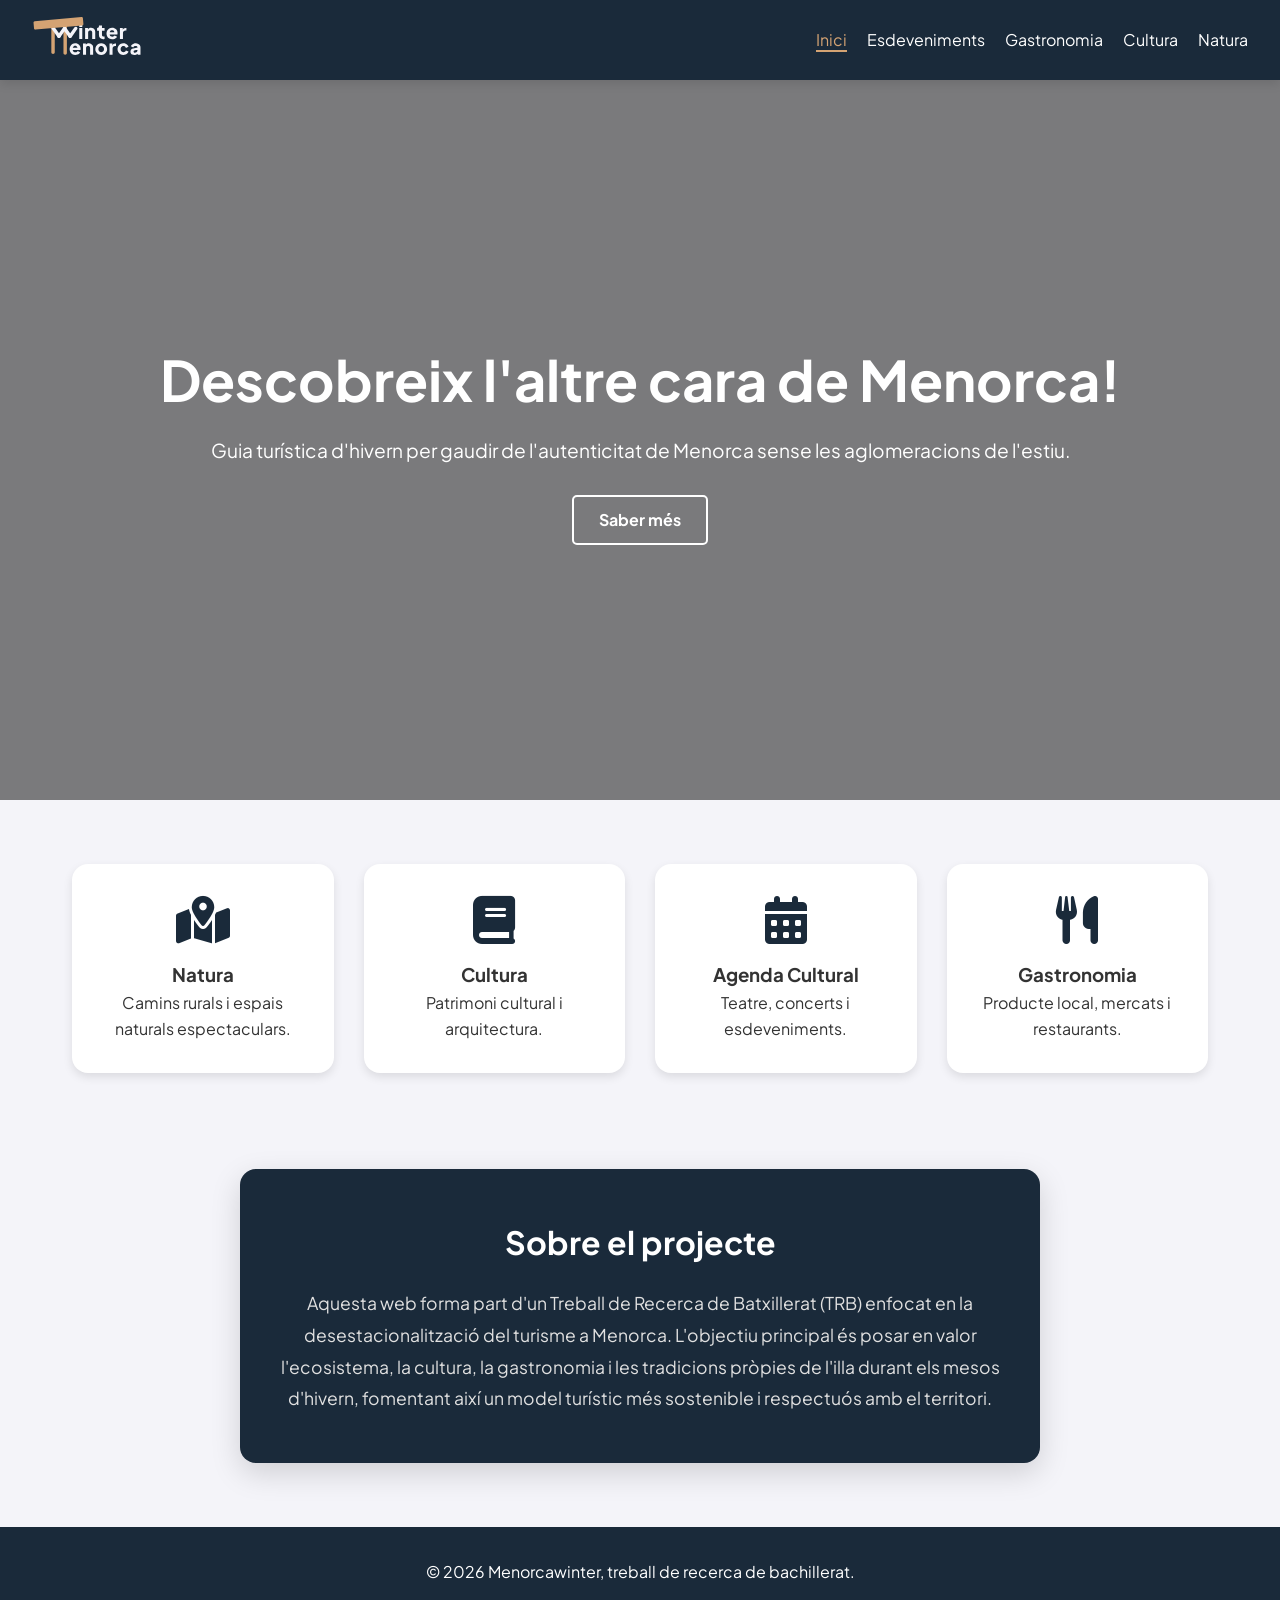
<file: index.html>
﻿<!DOCTYPE html>
<html lang="ca">

<head>
    <meta charset="UTF-8">
    <meta name="viewport" content="width=device-width, initial-scale=1.0">
    <title>Menorca al Hivern</title>
    <meta name="description"
        content="Guia turística d'hivern per gaudir de l'autenticitat de Menorca sense les aglomeracions de l'estiu.">
    <meta name="keywords" content="Menorca, hivern, turisme, guia, Menorca al Hivern">
    <link rel="stylesheet" href="css/styles.css">
    <link rel="icon" type="image/x-icon" href="/images/favicon.svg">
    <link href="https://fonts.googleapis.com/css2?family=Plus+Jakarta+Sans:ital,wght@0,200..800;1,200..800&display=swap"
        rel="stylesheet">
    <link rel="stylesheet" href="https://cdnjs.cloudflare.com/ajax/libs/font-awesome/6.0.0/css/all.min.css">
</head>

<body>
    <header class="navbar">
        <div class="logo">
            <a href="index.html"><img src="images/imagotip.svg" alt="Menorca Hivern"></a>
        </div>
        <nav>
            <ul>
                <li><a href="index.html" class="active">Inici</a></li>
                <li><a href="esdeveniments.html">Esdeveniments</a></li>
                <li><a href="gastronomia.html">Gastronomia</a></li>
                <li><a href="cultura.html">Cultura</a></li>
                <li><a href="natura.html">Natura</a></li>
            </ul>
        </nav>
    </header>

    <section class="hero">
        <div class="hero-content">
            <h1>Descobreix l'altre cara de Menorca!</h1>
            <p>Guia turística d'hivern per gaudir de l'autenticitat de Menorca sense les aglomeracions de l'estiu.</p>
            <div class="hero-buttons">
                <a href="#features" class="btn btn-secondary">Saber més</a>
            </div>
        </div>
    </section>

    <section id="features" class="container">
        <a href="natura.html" class="card">
            <i class="fa-solid fa-map-location-dot icon"></i>
            <h3>Natura</h3>
            <p>Camins rurals i espais naturals espectaculars.</p>
        </a>
        <a href="cultura.html" class="card">
            <i class="fa-solid fa-book icon"></i>
            <h3>Cultura</h3>
            <p>Patrimoni cultural i arquitectura.</p>
        </a>
        <a href="esdeveniments.html" class="card">
            <i class="fa-solid fa-calendar-days icon"></i>
            <h3>Agenda Cultural</h3>
            <p>Teatre, concerts i esdeveniments.</p>
        </a>
        <a href="gastronomia.html" class="card">
            <i class="fa-solid fa-utensils icon"></i>
            <h3>Gastronomia</h3>
            <p>Producte local, mercats i restaurants.</p>
        </a>
    </section>

    <section id="sobre"
        style="background-color: var(--azul-oscuro); color: white; max-width: 800px; margin: 2rem auto 4rem auto; padding: 3rem 2rem; border-radius: 16px; text-align: center; box-shadow: 0 10px 30px rgba(0,0,0,0.15);">
        <h2 style="margin-top: 0; margin-bottom: 20px; font-size: 2rem; color: white;">Sobre el projecte</h2>
        <p style="color: #e0e0e0; font-size: 1.1rem; line-height: 1.8;">
            Aquesta web forma part d'un Treball de Recerca de Batxillerat (TRB) enfocat en la desestacionalització del
            turisme a Menorca.
            L'objectiu principal és posar en valor l'ecosistema, la cultura, la gastronomia i les tradicions pròpies de
            l'illa durant els mesos d'hivern,
            fomentant així un model turístic més sostenible i respectuós amb el territori.
        </p>
    </section>

    <footer>
        <p>&copy; 2026 Menorcawinter, treball de recerca de bachillerat.</p>
    </footer>

</body>

</html>
</file>
<file: css/styles.css>
:root {
    --azul-oscuro: #1a2a3a;
    --blanco-roto: #f4f4f9;
    --texto-oscuro: #333;
    --color-resalto: #1a2a3a;
    --ocre: #d4a373;
    --highlight-ocre: #d4a373;
    /* Human-like alias */
    --boton-info-bg: #f4f4f9;

    /* Variables de estructura */
    --navbar-height: 80px;
    /* Alçada fixa de la barra de navegació */
    --page-theme-color: var(--ocre);
    /* Tornem a l'ocre per a totes les pàgines, com vol el 'pook' */
}

@keyframes fadeIn {
    from {
        opacity: 0;
        transform: translateY(20px);
    }

    to {
        opacity: 1;
        transform: translateY(0);
    }
}

.fade-in {
    animation: fadeIn 0.8s ease-out forwards;
}

/*Reset*/
* {
    margin: 0;
    padding: 0;
    box-sizing: border-box;
}

body {
    font-family: 'Plus Jakarta Sans', sans-serif;
    background-color: var(--blanco-roto);
    color: var(--texto-oscuro);
    line-height: 1.6;
}

h1,
h2,
h3,
.logo {
    font-family: 'Plus Jakarta Sans', sans-serif;
}

a {
    text-decoration: none;
    color: inherit;
}

/*Navegació*/
.navbar {
    background-color: var(--azul-oscuro);
    color: white;
    display: flex;
    justify-content: space-between;
    align-items: center;
    padding: 1rem 2rem;
    position: sticky;
    top: 0;
    z-index: 1000;
    box-shadow: 0 4px 10px rgba(0, 0, 0, 0.1);
    min-height: var(--navbar-height);
    /* Assegurem alçada consistent */

}

.logo {
    display: flex;
    align-items: center;
}

.logo img {
    height: 40px;
    width: auto;
}

.navbar ul {
    display: flex;
    list-style: none;
    gap: 20px;
}

.navbar a:hover,
.navbar a.active {
    color: var(--page-theme-color);
    /* Ara utilitza el color de la pàgina actual! */
    border-bottom: 2px solid var(--page-theme-color);
}

.hero {
    height: 80vh;
    background: linear-gradient(rgba(0, 0, 0, 0.5), rgba(0, 0, 0, 0.5)), url('https://www.portbluehotels.com/wp-content/uploads/2025/03/Ciutadella.jpg');
    background-size: cover;
    background-position: center;
    display: flex;
    align-items: center;
    justify-content: center;
    text-align: center;
    color: white;
}

.hero h1 {
    font-size: 3.5rem;
    margin-bottom: 10px;
}

.hero p {
    font-size: 1.2rem;
    margin-bottom: 30px;
}

/*btn*/
.btn {
    padding: 10px 25px;
    border-radius: 5px;
    font-weight: bold;
    transition: 0.3s;
    display: inline-block;
    margin: 0 10px;
}

.btn-primary {
    background-color: var(--azul-oscuro);
    color: white;
}

.btn-primary:hover {
    background-color: #2c4257;
    /* Slightly lighter for hover */
}

.btn-secondary {
    border: 2px solid white;
    color: white;
}

.btn-secondary:hover {
    background-color: white;
    color: var(--azul-oscuro);
}

.container {
    padding: 4rem 2rem;
    display: grid;
    grid-template-columns: repeat(auto-fit, minmax(250px, 1fr));
    gap: 30px;
    max-width: 1200px;
    margin: 0 auto;
}

.card {
    background: white;
    padding: 2rem;
    border-radius: 16px;
    box-shadow: 0 4px 10px rgba(0, 0, 0, 0.1);
    text-align: center;
    transition: transform 0.3s ease, box-shadow 0.3s ease;
}


.card:hover {
    transform: translateY(-5px);
    box-shadow: 0 10px 40px rgba(0, 0, 0, 0.15);
}

.icon {
    font-size: 3rem;
    color: var(--azul-oscuro);
    margin-bottom: 1rem;
}

footer {
    background-color: var(--azul-oscuro);
    color: white;
    text-align: center;
    padding: 2rem;
    margin-top: auto;
    position: relative;
    z-index: 2;
}

/* Badge & practical info: hidden for clean card layout */
.badge {
    display: none;
}

.datos-practicos {
    display: none;
}


/* Grid wrapper: organise tarjeta cards in rows */
.cards-grid {
    display: grid;
    grid-template-columns: repeat(auto-fill, minmax(260px, 1fr));
    gap: 16px;
}

/* Section headings inside the grid span all columns */
.cards-grid>.categoria-titulo {
    grid-column: 1 / -1;
    margin-top: 30px;
}

.cards-grid>.categoria-titulo:first-child {
    margin-top: 0;
}

.cards-grid .tarjeta {
    flex-direction: column;
    margin-bottom: 0;
}

.cards-grid .guia-img {
    width: 100%;
    height: 150px;
    min-width: unset;
    flex: none;
    position: relative;
}

.cards-grid .guia-img img {
    width: 100%;
    height: 100%;
    object-fit: cover;
}

/* Also support credits on full-width tarjeta images */
.guia-img {
    position: relative;
}

/* Photo credit overlay — add a <span class="foto-credit">Autor / Llicència</span>
   inside any .guia-img to display a small caption on the image */
.foto-credit {
    position: absolute;
    bottom: 4px;
    right: 6px;
    background: rgba(0, 0, 0, 0.50);
    color: #fff;
    font-size: 0.62rem;
    padding: 1px 6px;
    border-radius: 3px;
    pointer-events: none;
    white-space: nowrap;
    max-width: 92%;
    overflow: hidden;
    text-overflow: ellipsis;
    font-family: 'Plus Jakarta Sans', sans-serif;
}


/*Layout dividit (mapa + cntingut)*/
.split-layout {
    display: flex;
    height: calc(100vh - 70px);
    overflow: hidden;
    position: relative;
}

/*Contenedor mapa*/
#map-container {
    width: 40%;
    height: 100%;
    position: relative;
    transition: width 0.3s ease;
    border-right: 1px solid #ccc;
    /* Simplified border */
}

#map-container.collapsed {
    width: 0;
    overflow: hidden;
    border-right: none;
}

#map {
    width: 100%;
    height: 100%;
}

/*boto mapa*/
#map-toggle-btn {
    position: absolute;
    top: 20px;
    left: 40%;
    transform: translateX(0);
    width: 40px;
    height: 40px;
    background-color: var(--azul-oscuro);
    color: white;
    border: none;
    cursor: pointer;
    font-size: 1.2rem;
    display: flex;
    align-items: center;
    justify-content: center;
    z-index: 1001;
    border-top-right-radius: 5px;
    border-bottom-right-radius: 5px;
    box-shadow: 2px 2px 5px rgba(0, 0, 0, 0.2);
    transition: left 0.3s ease, background-color 0.3s;
}

/*Mapa colapsat*/
.split-layout.map-collapsed #map-container {
    width: 0;
    border-right: none;
}

.split-layout.map-collapsed #map-toggle-btn {
    left: 0;
    background-color: var(--azul-oscuro);
    border-radius: 0 5px 5px 0;
}


/*SCROLL*/
.content-area {
    flex: 1;
    overflow-y: auto;
    padding: 2rem;
    background-color: var(--blanco-roto);
}

/*estil scrollzone*/

.page-title {
    text-align: center;
    color: var(--azul-oscuro);
    margin-bottom: 0.5rem;
}

.page-intro {
    text-align: center;
    margin-bottom: 3rem;
    color: #666;
}

.categoria-titulo {
    color: var(--azul-oscuro);
    border-bottom: 2px solid var(--azul-oscuro);
    padding-bottom: 10px;
    margin-bottom: 20px;
    margin-top: 40px;
}

/*Diseny contenedor info*/
.tarjeta,
.guia-item {
    display: flex;
    background: white;
    margin-bottom: 30px;
    border-radius: 16px;
    overflow: hidden;
    box-shadow: 0 4px 10px rgba(0, 0, 0, 0.1);
    scroll-margin-top: 100px;
    transition: transform 0.2s;
    position: relative;
    cursor: pointer;
}

/* Info Button */
.btn-info {
    position: absolute;
    top: 10px;
    right: 10px;
    background: var(--boton-info-bg);
    border: none;
    border-radius: 50%;
    width: 30px;
    height: 30px;
    cursor: pointer;
    color: var(--azul-oscuro);
    box-shadow: 0 2px 5px rgba(0, 0, 0, 0.2);
    display: flex;
    align-items: center;
    justify-content: center;
    transition: background 0.3s;
    z-index: 5;
}

.btn-info:hover {
    background: var(--ocre);
    color: white;
}

.tarjeta:hover,
.guia-item:hover {
    transform: translateX(5px);
}

/*Color laterals*/
.label-green {
    border-left: 8px solid #2ecc71;
}

.label-red {
    border-left: 8px solid #e74c3c;
}

.label-blue {
    border-left: 8px solid #3498db;
}

.label-yellow {
    border-left: 8px solid #f1c40f;
}

.label-purple {
    border-left: 8px solid #9b59b6;
}

.label-orange {
    border-left: 8px solid #e67e22;
}

/*Marcadors mapa*/
.custom-marker {
    display: flex;
    justify-content: center;
    align-items: center;
    color: white;
    font-size: 14px;
    border-radius: 50%;
    border: 2px solid white;
    box-shadow: 0 2px 5px rgba(0, 0, 0, 0.4);
    transition: transform 0.2s;
}

.custom-marker:hover {
    transform: scale(1.1);
}

/* Modal Carousel */
.carousel-container {
    overflow: hidden;
    border-radius: 8px;
    background: #000;
}

.carousel-slide {
    animation: fadeIn 0.3s ease-in-out;
}

.carousel-btn {
    position: absolute;
    top: 50%;
    transform: translateY(-50%);
    background: rgba(255, 255, 255, 0.7);
    border: none;
    width: 30px;
    height: 30px;
    border-radius: 50%;
    cursor: pointer;
    display: flex;
    align-items: center;
    justify-content: center;
    color: var(--azul-oscuro);
    transition: 0.3s;
    opacity: 0.5;
}

.carousel-container:hover .carousel-btn {
    opacity: 1;
}

.carousel-btn:hover {
    background: white;
    color: var(--ocre);
}

.prev-btn {
    left: 10px;
}

.next-btn {
    right: 10px;
}

.carousel-dots {
    position: absolute;
    bottom: 30px;
    width: 100%;
    display: flex;
    justify-content: center;
    gap: 8px;
}

.carousel-dots .dot {
    width: 10px;
    height: 10px;
    border-radius: 50%;
    background: rgba(255, 255, 255, 0.5);
    cursor: pointer;
    transition: 0.3s;
}

.carousel-dots .dot.active,
.carousel-dots .dot:hover {
    background: white;
}

.guia-img {
    flex: 1;
    min-width: 250px;
}

.guia-img img {
    width: 100%;
    height: 100%;
    object-fit: cover;
}

.guia-info {
    flex: 2;
    padding: 20px;
}

.guia-info h3 {
    color: var(--azul-oscuro);
    margin-bottom: 10px;
}

.datos-practicos {
    margin-top: 15px;
    list-style: none;
    background-color: var(--blanco-roto);
    padding: 10px;
    border-radius: 5px;
    font-size: 0.9rem;
}

.separador {
    border: 0;
    height: 1px;
    background: #ddd;
    margin: 40px 0;
}

/*Provisional!!! Per movils?*/
/* Mobile Responsive */
@media (max-width: 768px) {

    /* Navbar stack */
    .navbar {
        flex-direction: column;
        padding: 1rem;
    }

    .navbar ul {
        flex-wrap: wrap;
        justify-content: center;
        gap: 10px;
        margin-top: 10px;
    }

    /* Split Layout for Mobile */
    .split-layout {
        flex-direction: column;
        height: auto;
    }

    #map-container {
        width: 100%;
        height: 40vh;
        /* Default height */
        min-height: 300px;
        position: relative;
        /* Removes sticky behavior */
        top: auto;
        z-index: 100;
        order: -1;
        border-right: none;
        border-bottom: 2px solid var(--ocre);
        /* Restored ocre border for visual separation */
    }

    /* Hide the sidebar toggle on mobile as layout is stacked and non-sticky */
    #map-toggle-btn {
        display: none;
    }

    /* Collapsed-state overrides not needed on mobile (toggle button is hidden) */

    .content-area {
        height: auto;
        overflow: visible;
    }

    /* Cards/Tarjetas */
    .tarjeta {
        flex-direction: column;
    }

    .guia-img {
        width: 100%;
        height: 200px;
    }

    .guia-info {
        padding: 1rem;
    }

    .hero h1 {
        font-size: 2rem;
    }

    .hero p {
        font-size: 1rem;
    }

    /* Animations */
    @keyframes fadeIn {
        from {
            opacity: 0;
            transform: translateY(10px);
        }

        to {
            opacity: 1;
            transform: translateY(0);
        }
    }

    .tarjeta {
        animation: fadeIn 0.6s ease-out forwards;
    }

    /* Delay staggered animations for cards (optional polish) */
    .tarjeta:nth-child(1) {
        animation-delay: 0.1s;
    }

    .tarjeta:nth-child(2) {
        animation-delay: 0.2s;
    }

    .tarjeta:nth-child(3) {
        animation-delay: 0.3s;
    }

    .tarjeta:nth-child(4) {
        animation-delay: 0.4s;
    }
}
</file>
